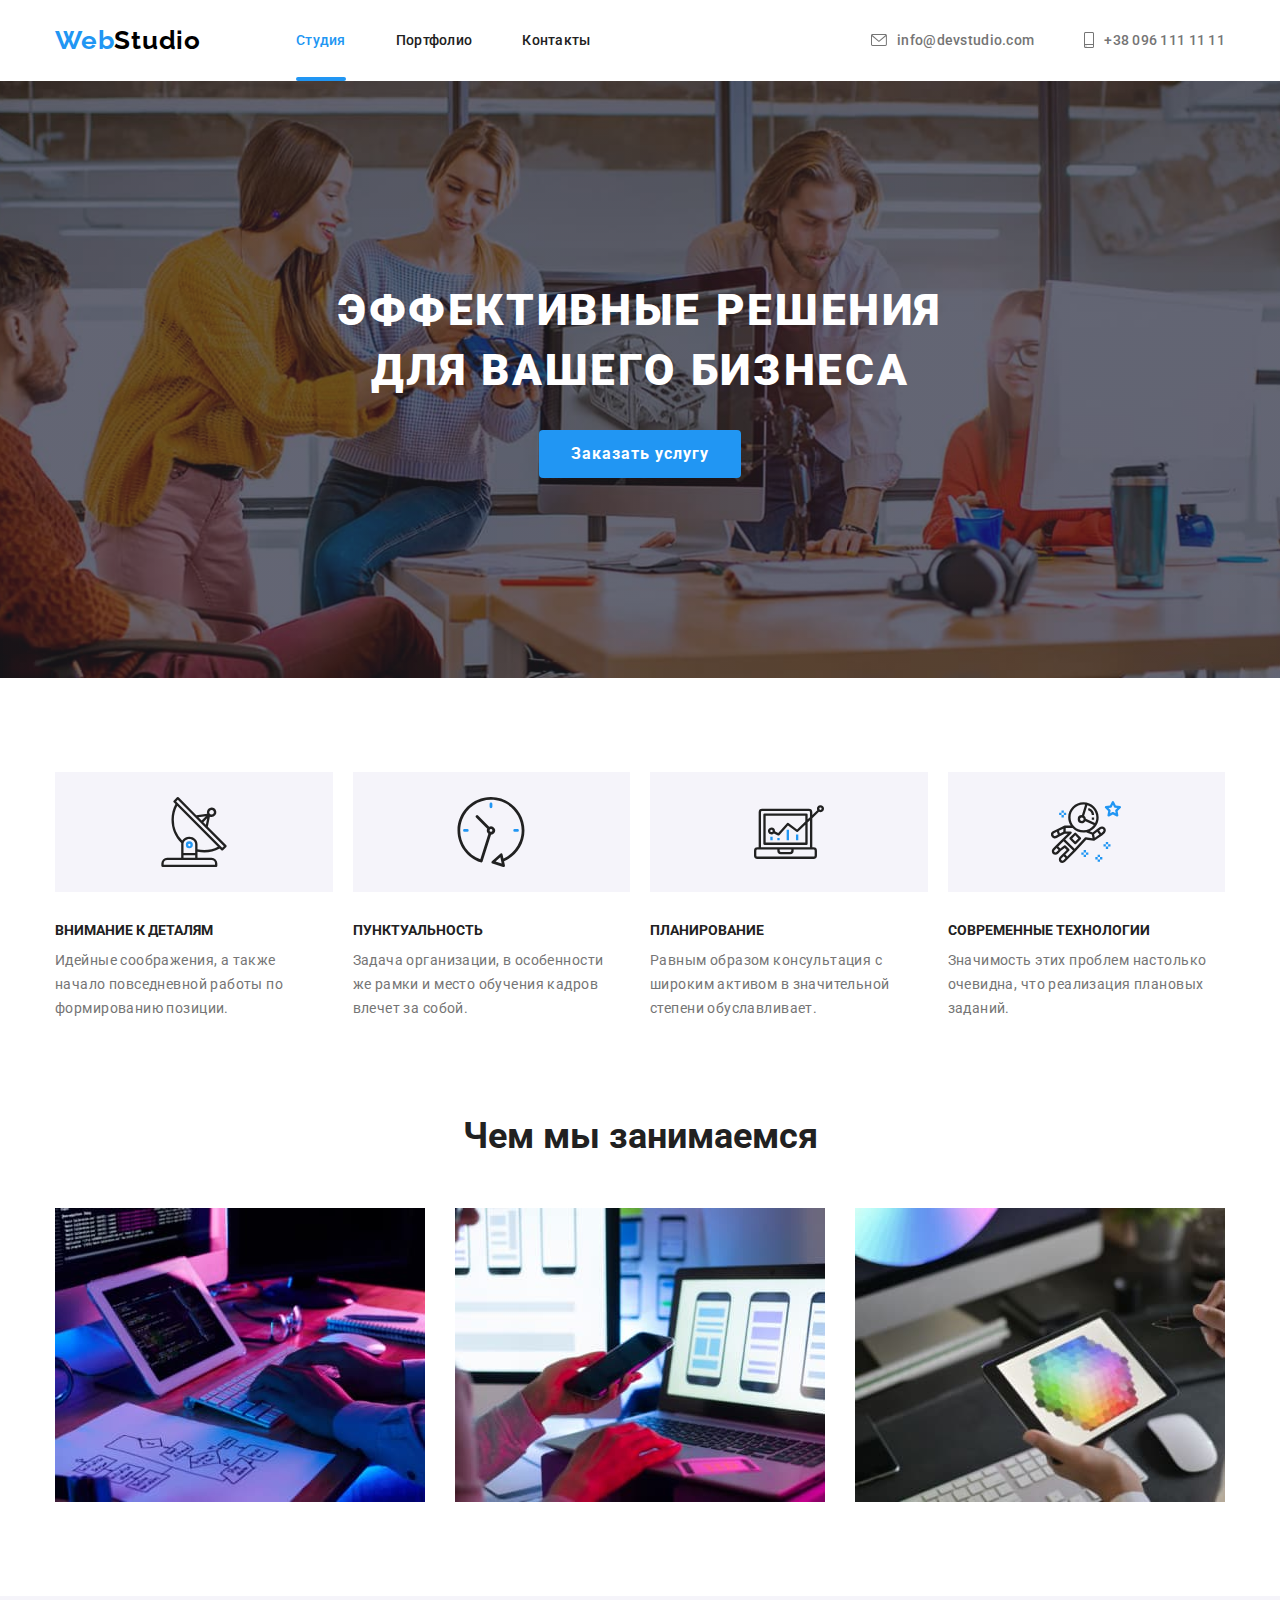
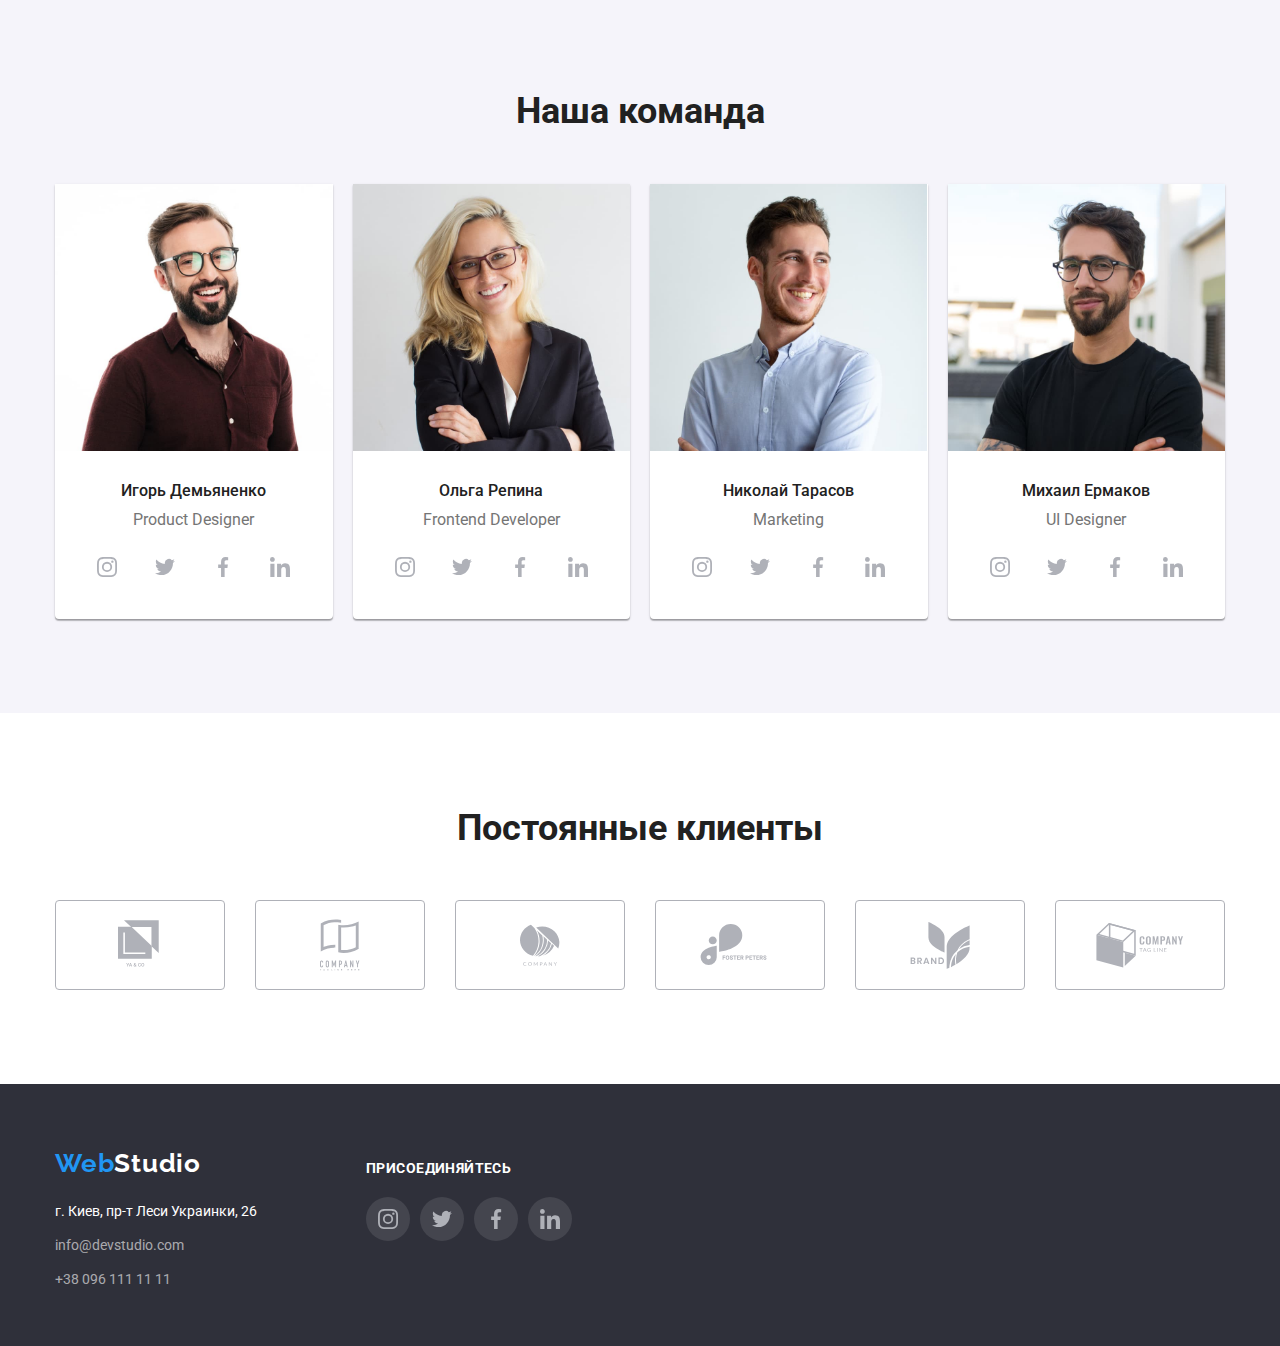
<file: index.html>
<!DOCTYPE html>
<html lang="ru">
<head>
    <meta charset="UTF-8">
    <meta name="viewport" content="width=device-width, initial-scale=1.0">
    <title>Студия</title>
    <link rel="preconnect" href="https://fonts.gstatic.com">
    <link rel="preconnect" href="https://fonts.gstatic.com">
    <link href="https://fonts.googleapis.com/css2?family=Raleway:wght@700&family=Roboto:wght@400;500;700&display=swap"
        rel="stylesheet">
    <link rel="stylesheet" href="https://cdnjs.cloudflare.com/ajax/libs/modern-normalize/0.2.0/modern-normalize.min.css">
    <link rel="stylesheet" href="./css/styles.css">
</head>
<body>
    <header>
        <div class="container head">
            <a href="#" class="logo">
              <span class="logo-first">Web</span>
              <span class="logo-second">Studio</span>
            </a>
            <nav>
                <ul class="link-list">
                    <li class="link-item">
                        <a href="#" class="link now">
                            Студия
                        </a>
                    </li>

                    <li class="link-item">
                        <a href="./porfolio.html" class="link">
                            Портфолио
                        </a>
                    </li>

                    <li class="link-item">
                        <a href="#" class="link">
                            Контакты
                        </a>
                    </li>
                </ul>
            </nav>      
            <ul class="connection-list">
                <li class="connection-item">
                    <a href="mailto:info@devstudio.com" class="connection">
                        <svg width="16" height="12" class="icon-connection">
                            <use href="./img/symbol-defs.svg#icon-envelope"></use>
                        </svg>
                        info@devstudio.com
                    </a>
                </li>

                <li class="connection-item">
                    <a href="tel:+380961111111" class="connection">
                        <svg width="10" height="16" class="icon-connection">
                            <use href="./img/symbol-defs.svg#icon-smartphone"></use>
                        </svg>
                        +38 096 111 11 11
                    </a>
                </li>
            </ul>
        </div>
  </header>
  <main>
        <section class="hero">             
                <h1 class="hero-title">
                  эффективные решения <br> для вашего бизнеса
                </h1>
                <button type="button" class="hero-link" data-modal-open>
                  Заказать услугу
                </button>
        </section>
        <section class="advantages">
            <div class="container">
                <ul class="advantages-list">
                    <li class="advantages-item">
                        <div class="icon-background">
                            <svg class="icon-radar">
                                <use href="./img/symbol-defs.svg#icon-radar"></use>
                            </svg>
                        </div>    
                        <h3 class="advantages-title">
                          внимание к деталям
                        </h3>
                        <p class="advantages-text">
                          Идейные соображения, а также <br> начало повседневной работы по формированию позиции.
                        </p>
                    </li>

                    <li class="advantages-item">
                        <div class="icon-background">
                            <svg class="icon-clock">
                                <use href="./img/symbol-defs.svg#icon-clock"></use>
                            </svg>
                        </div>    
                        <h3 class="advantages-title">
                            пунктуальность
                        </h3>
                        <p class="advantages-text">
                            Задача организации, в особенности <br> же рамки и место обучения кадров влечет за собой.
                        </p>
                    </li>

                    <li class="advantages-item">
                        <div class="icon-background">
                            <svg class="icon-clock">
                                <use href="./img/symbol-defs.svg#icon-diagram"></use>
                            </svg>
                        </div>
                        <h3 class="advantages-title">
                            планирование
                        </h3>
                        <p class="advantages-text">
                            Равным образом консультация с широким активом в значительной степени обуславливает.
                        </p>
                    </li>

                    <li class="advantages-item">
                        <div class="icon-background">
                            <svg class="icon-clock">
                                <use href="./img/symbol-defs.svg#icon-astronaut"></use>
                            </svg> 
                        </div>
                        <h3 class="advantages-title">
                            современные технологии
                        </h3>
                        <p class="advantages-text">
                            Значимость этих проблем настолько очевидна, что реализация плановых заданий.
                        </p>
                    </li>
                </ul>
            </div>
        </section>
        <section class="doing">
            <div class="container">
                <h2 class="doing-title">
                    Чем мы занимаемся
                </h2>
                <ul class="doing-list">
                    <li class="doing-item">
                        <img src="./img/img-2.1.jpg" alt="Pic1" class="doing-img">
                         <p class="doing-text">
                            десктопные приложения
                        </p>
                    </li>

                    <li class="doing-item">
                        <img src="./img/img-2.2.jpg" alt="Pic2" class="doing-img">
                        <p class="doing-text">
                            мобильные приложения
                        </p>    
                    </li>

                    <li class="doing-item">
                        <img src="./img/img-2.3.jpg" alt="Pic3" class="doing-img">
                        <p class="doing-text">
                            дизайнерские решения
                        </p>                        
                    </li>
                </ul>
            </div>
        </section>
        <section class="team">
            <div class="container">
                <h2 class="team-title">
                    Наша команда
                </h2>
                <ul class="team-list">
                    <li class="team-item">
                        <img src="./img/img-3.jpg" alt="ИгорьДемьяненко" class="team-photo">
                        <div class="team-text">
                            <h3 class="team-name">
                                Игорь Демьяненко
                            </h3>
                            <p class="team-prof">
                                Product Designer
                            </p>
                            <ul class="team-social">
                                <li>
                                    <a href="#" class="social-link">
                                        <svg class="icon-social" height="20" width="20">
                                            <use href="./img/symbol-defs.svg#icon-instagram"></use>
                                        </svg>
                                    </a>
                                </li>
                                
                                <li class="container-social">
                                    <a href="#" class="social-link">
                                        <svg class="icon-social" height="20" width="20">
                                            <use href="./img/symbol-defs.svg#icon-twitter"></use>
                                        </svg>
                                    </a>
                                </li>

                                <li class="container-social">
                                    <a href="#" class="social-link">
                                        <svg class="icon-social" height="20" width="20">
                                            <use href="./img/symbol-defs.svg#icon-facebook"></use>
                                        </svg>
                                    </a>
                                    
                                </li>
                                <li class="container-social">
                                    <a href="#" class="social-link">
                                        <svg class="icon-social" height="20" width="20">
                                        <use href="./img/symbol-defs.svg#icon-linkedin"></use>
                                    </svg>
                                    </a>
                                </li>
                            </ul>
                        </div>
                    </li>
                    
                    <li class="team-item">
                        <img src="./img/img-2.jpg" alt="ОльгаРепина" class="team-photo">
                        <div class="team-text">
                            <h3 class="team-name">
                                Ольга Репина
                            </h3>
                            <p class="team-prof">
                                Frontend Developer
                            </p>
                            <ul class="team-social">
                                <li>
                                    <a href="#" class="social-link">
                                        <svg class="icon-social" height="20" width="20">
                                            <use href="./img/symbol-defs.svg#icon-instagram"></use>
                                        </svg>
                                    </a>
                                </li>
                            
                                <li class="container-social">
                                    <a href="#" class="social-link">
                                        <svg class="icon-social" height="20" width="20">
                                            <use href="./img/symbol-defs.svg#icon-twitter"></use>
                                        </svg>
                                    </a>
                                </li>
                            
                                <li class="container-social">
                                    <a href="#" class="social-link">
                                        <svg class="icon-social" height="20" width="20">
                                            <use href="./img/symbol-defs.svg#icon-facebook"></use>
                                        </svg>
                                    </a>
                            
                                </li>
                                <li class="container-social">
                                    <a href="#" class="social-link">
                                        <svg class="icon-social" height="20" width="20">
                                            <use href="./img/symbol-defs.svg#icon-linkedin"></use>
                                        </svg>
                                    </a>
                                </li>
                            </ul>
                        </div>
                    </li>

                    <li class="team-item">
                        <img src="./img/img-1.jpg" alt="НиколайТарасов" class="team-photo">
                        <div class="team-text">
                            <h3 class="team-name">
                                Николай Тарасов
                            </h3>
                            <p class="team-prof">
                                Marketing
                            </p>
                            <ul class="team-social">
                                <li>
                                    <a href="#" class="social-link">
                                        <svg class="icon-social" height="20" width="20">
                                            <use href="./img/symbol-defs.svg#icon-instagram"></use>
                                        </svg>
                                    </a>
                                </li>
                            
                                <li class="container-social">
                                    <a href="#" class="social-link">
                                        <svg class="icon-social" height="20" width="20">
                                            <use href="./img/symbol-defs.svg#icon-twitter"></use>
                                        </svg>
                                    </a>
                                </li>
                            
                                <li class="container-social">
                                    <a href="#" class="social-link">
                                        <svg class="icon-social" height="20" width="20">
                                            <use href="./img/symbol-defs.svg#icon-facebook"></use>
                                        </svg>
                                    </a>
                            
                                </li>
                                <li class="container-social">
                                    <a href="#" class="social-link">
                                        <svg class="icon-social" height="20" width="20">
                                            <use href="./img/symbol-defs.svg#icon-linkedin"></use>
                                        </svg>
                                    </a>
                                </li>
                            </ul>
                        </div>
                    </li>
                    
                    <li class="team-item">
                        <img src="./img/img.jpg" alt="МихаилЕрмаков" class="team-photo">
                        <div class="team-text">
                            <h3 class="team-name">
                                Михаил Ермаков
                            </h3>
                            <p class="team-prof">
                                UI Designer
                            </p>
                            <ul class="team-social">
                                <li>
                                    <a href="#" class="social-link">
                                        <svg class="icon-social" height="20" width="20">
                                            <use href="./img/symbol-defs.svg#icon-instagram"></use>
                                        </svg>
                                    </a>
                                </li>
                            
                                <li class="container-social">
                                    <a href="#" class="social-link">
                                        <svg class="icon-social" height="20" width="20">
                                            <use href="./img/symbol-defs.svg#icon-twitter"></use>
                                        </svg>
                                    </a>
                                </li>
                            
                                <li class="container-social">
                                    <a href="#" class="social-link">
                                        <svg class="icon-social" height="20" width="20">
                                            <use href="./img/symbol-defs.svg#icon-facebook"></use>
                                        </svg>
                                    </a>
                            
                                </li>
                                <li class="container-social">
                                    <a href="#" class="social-link">
                                        <svg class="icon-social" height="20" width="20">
                                            <use href="./img/symbol-defs.svg#icon-linkedin"></use>
                                        </svg>
                                    </a>
                                </li>
                            </ul>
                        </div>
                    </li>
                </ul>
            </div>
        </section>
        <section>
            <div class="container client">
                <h2 class="client-title">Постоянные клиенты</h2>
                <ul class="client-list">
                    <li class="client-item">
                        <a href="#" class="client-link">
                            <svg width="45" height="50" class="client-icon">
                                <use href="./img/symbol-defs.svg#icon-logo-1"></use>
                            </svg>
                        </a>
                    </li>
                    <li class="client-item">
                        <a href="#" class="client-link">
                            <svg width="40" height="52" class="client-icon">
                                <use href="./img/symbol-defs.svg#icon-logo-2"></use>
                            </svg>
                        </a>
                    </li>
                    <li class="client-item">
                        <a href="#" class="client-link">
                            <svg width="40" height="43" class="client-icon">
                                <use href="./img/symbol-defs.svg#icon-logo-3"></use>
                            </svg>
                        </a>
                    </li>
                    <li class="client-item">
                        <a href="#" class="client-link">
                            <svg width="80" height="42" class="client-icon">
                                <use href="./img/symbol-defs.svg#icon-logo-4"></use>
                            </svg>
                        </a>
                    </li>
                    <li class="client-item">
                        <a href="#" class="client-link">
                            <svg width="60" height="47" class="client-icon">
                                <use href="./img/symbol-defs.svg#icon-logo-5"></use>
                            </svg>
                        </a>
                    </li>
                    <li class="client-item">
                        <a href="#" class="client-link">
                            <svg width="90" height="45" class="client-icon">
                                <use href="./img/symbol-defs.svg#icon-logo-6"></use>
                            </svg>
                        </a>
                    </li>
                </ul>
            </div>
        </section>
    </main>
    <footer class="footer">
        <div class="container">
            <div>

                <a href="#" target="_blank" class="logo">
                    <span class="logo-first">Web</span>
                    <span class="logo-third">Studio</span>
                </a>
                <address class="address">
                    <p class="address-bottom">
                        г. Киев, пр-т Леси Украинки, 26
                    </p>
                    <ul class="address-list">
                        <li class="address-item">
                            <a href="mailto:info@devstudio.com" class="footer-connection">
                                info@devstudio.com
                            </a>
                        </li>
                        
                        <li class="address-item">
                            <a href="tel:+380961111111" class="footer-connection">
                                +38 096 111 11 11
                            </a>
                        </li>
                    </ul>
                </address>
            </div>
            <div class="footer-side">
                <h2 class="footer-title">присоединяйтесь</h2>
                <ul class="footer-social">
                    <li class="foot-item">
                        <a href="#" class="social-link foot">
                            <svg class="footer-icon" width="20" height="20">
                                <use href="./img/symbol-defs.svg#icon-instagram"></use>
                            </svg>
                        </a>
                    </li>
                    
                    <li class="foot-item">
                        <a href="#" class="social-link foot">
                            <svg class="footer-icon" width="20" height="20">
                                <use href="./img/symbol-defs.svg#icon-twitter"></use>
                            </svg>
                        </a>
                    </li>
                    
                    <li class="foot-item">
                        <a href="#" class="social-link foot">
                            <svg class="footer-icon" width="20" height="20">
                                <use href="./img/symbol-defs.svg#icon-facebook"></use>
                            </svg>
                        </a>
                    </li>
                    
                    <li class="foot-item">
                        <a href="#" class="social-link foot">
                            <svg class="footer-icon" width="20" height="20">
                                <use href="./img/symbol-defs.svg#icon-linkedin"></use>
                            </svg>
                        </a>
                    </li>
                </ul>
            </div>
        </div>
    </footer>
    <div class="backdrop is-hidden" data-modal>
        <div class="modal">
            <button class="modal-btn" data-modal-close>
                <svg class="modal-icon" width="30px" height="30px">
                    <use href="./img/symbol-defs.svg#icon-close"></use>
                </svg>
            </button>
        </div>
    </div>
    <script src="./js/modal.js"></script>
</body>
</html>
</file>
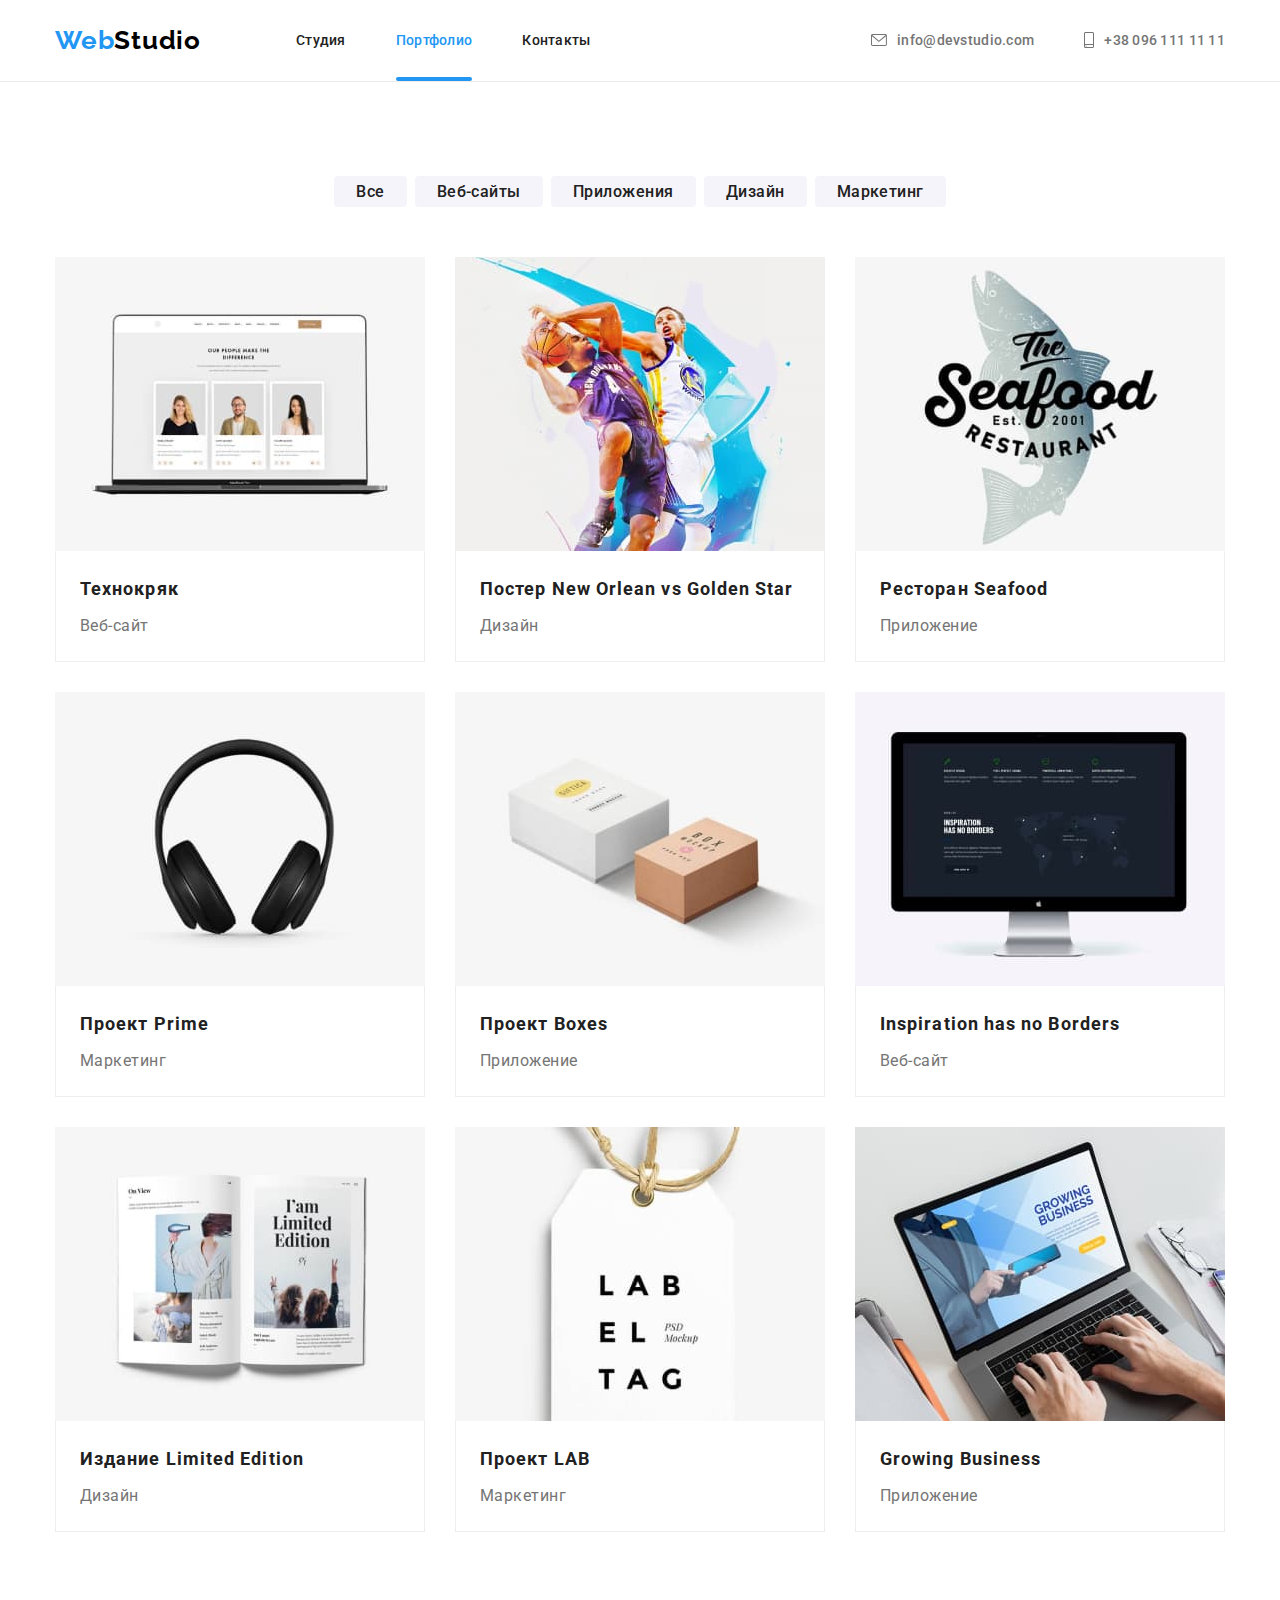
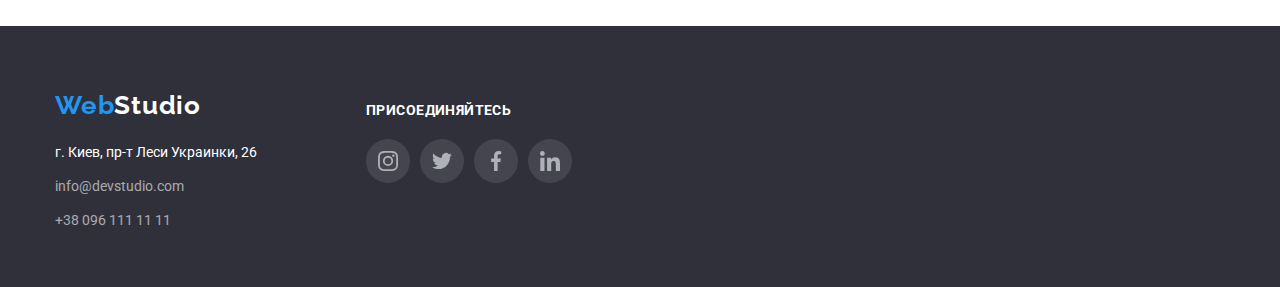
<file: porfolio.html>
<!DOCTYPE html>
<html lang="ru">

<head>
    <meta charset="UTF-8">
    <meta name="viewport" content="width=device-width, initial-scale=1.0">
    <title>Портфолио</title>
    <link rel="preconnect" href="https://fonts.gstatic.com">
    <link rel="preconnect" href="https://fonts.gstatic.com">
    <link href="https://fonts.googleapis.com/css2?family=Raleway:wght@700&family=Roboto:wght@400;500;700&display=swap"
        rel="stylesheet">
    <link rel="stylesheet" href="https://cdnjs.cloudflare.com/ajax/libs/modern-normalize/0.2.0/modern-normalize.min.css">
    <link rel="stylesheet" href="./css/styles.css">
</head>
<body>
    <header class="header">
        <div class="container head">
            <a href="#" class="logo">
                <span class="logo-first">Web</span>
                <span class="logo-second">Studio</span>
            </a>
            <nav>
                <ul class="link-list">
                    <li class="link-item">
                        <a href="./index.html" class="link">
                            Студия
                        </a>
                    </li>

                    <li class="link-item">
                        <a href="#" class="link now">
                            Портфолио
                        </a>
                    </li>

                    <li class="link-item">
                        <a href="#" class="link">
                            Контакты
                        </a>
                    </li>
                </ul>
            </nav>
            <ul class="connection-list">
                <li class="connection-item">
                    <a href="mailto:info@devstudio.com" class="connection">
                        <svg width="16" height="12" class="icon-connection">
                            <use href="./img/symbol-defs.svg#icon-envelope"></use>
                        </svg>
                        info@devstudio.com
                    </a>
                </li>
            
                <li class="connection-item">
                    <a href="tel:+380961111111" class="connection">
                        <svg width="10" height="16" class="icon-connection">
                            <use href="./img/symbol-defs.svg#icon-smartphone"></use>
                        </svg>
                        +38 096 111 11 11
                    </a>
                </li>
            </ul>
        </div>
    </header>
    <main>
        <div class="container main">            
            <h1 class="visually-hidden">Portfolio</h1>
            <h2 class="visually-hidden">Our Works</h2>
            <ul class="filter">
                <li  class="filter-item">
                    <button type="button" class="filter-btn">
                        Все
                    </button>
                </li>

                <li class="filter-item">
                    <button type="button" class="filter-btn">
                        Веб-сайты
                    </button>
                </li>

                <li class="filter-item">
                    <button type="button" class="filter-btn">
                        Приложения
                    </button>
                </li>

                <li class="filter-item">
                <button type="button" class="filter-btn">
                    Дизайн
                </button>
                </li>

                <li class="filter-item">
                    <button type="button" class="filter-btn">
                        Маркетинг
                    </button>
                </li>
            </ul>
            <ul class="cards">
                <li class="cards-item">
                    <a href="#" class="cards-link">
                        <div class="thumb">
                            <img src="./img/img-3.1.jpg" alt="Технокряк" class="cards-img">
                            <p class="thumb-text">
                                Технокряк это современная площадка распространения коронавируса. Компании используют эту платформу для цифрового
                                шпионажа и атак на защищённые сервера конкурентов.
                            </p>
                        </div>
                        <div class="cards-article">
                            <h3 class="cards-title">
                                Технокряк
                            </h3>
                            <p class="cards-filter">
                                Веб-сайт
                            </p>
                        </div>
                    </a>
                </li>

                <li class="cards-item">
                    <a href="#" class="cards-link">
                        <div class="thumb">
                            <img src="./img/img-3.2.jpg" alt="Постер New Orlean vs Golden Star" class="cards-img">
                            <p class="thumb-text">
                                Lorem, ipsum dolor sit amet consectetur adipisicing elit. Mollitia tenetur tempora alias, corporis facere debitis esse doloremque ratione vero iste.
                            </p>
                        </div>
                        <div class="cards-article">
                            <h3 class="cards-title">
                                Постер New Orlean vs Golden Star
                            </h3>
                            <p class="cards-filter">
                                Дизайн
                            </p>
                        </div>
                    </a>
                </li>

                <li class="cards-item">
                    <a href="#" class="cards-link">
                        <div class="thumb">
                            <img src="./img/img-3.3.jpg" alt="Ресторан Seafood" class="cards-img">
                            <p class="thumb-text">
                                Lorem, ipsum dolor sit amet consectetur adipisicing elit. Mollitia tenetur tempora alias, corporis facere debitis
                                esse doloremque ratione vero iste.
                            </p>
                        </div>
                        <div class="cards-article">
                            <h3 class="cards-title">
                                Ресторан Seafood
                            </h3>
                            <p class="cards-filter">
                                Приложение
                            </p>
                        </div>
                    </a>
                </li>

                <li class="cards-item">
                    <a href="#" class="cards-link">
                        <div class="thumb">
                            <img src="./img/img-3.4.jpg" alt="Проект Prime" class="cards-img">
                            <p class="thumb-text">
                                Lorem, ipsum dolor sit amet consectetur adipisicing elit. Mollitia tenetur tempora alias, corporis facere debitis
                                esse doloremque ratione vero iste.
                            </p>
                        </div>
                        <div class="cards-article">
                            <h3 class="cards-title">
                                Проект Prime
                            </h3>
                            <p class="cards-filter">
                                Маркетинг
                            </p>
                        </div>
                    </a>
                </li>

                <li class="cards-item">
                    <a href="#" class="cards-link">
                        <div class="thumb">
                            <img src="./img/img-3.5.jpg" alt="Проект Boxes" class="cards-img">
                            <p class="thumb-text">
                                Lorem, ipsum dolor sit amet consectetur adipisicing elit. Mollitia tenetur tempora alias, corporis facere debitis
                                esse doloremque ratione vero iste.
                            </p>
                        </div>
                        <div class="cards-article">
                            <h3 class="cards-title">
                                Проект Boxes
                            </h3>
                            <p class="cards-filter">
                                Приложение
                            </p>
                        </div>
                    </a>
                </li>

                <li class="cards-item">
                    <a href="#" class="cards-link">
                        <div class="thumb">
                            <img src="./img/img-3.6.jpg" alt="Inspiration has no Borders" class="cards-img">
                            <p class="thumb-text">
                                Lorem, ipsum dolor sit amet consectetur adipisicing elit. Mollitia tenetur tempora alias, corporis facere debitis
                                esse doloremque ratione vero iste.
                            </p>
                        </div>
                        <div class="cards-article">
                            <h3 class="cards-title">
                                Inspiration has no Borders
                            </h3>
                            <p class="cards-filter">
                                Веб-сайт
                            </p>
                        </div>
                    </a>
                </li>

                <li class="cards-item">
                    <a href="#" class="cards-link">
                        <div class="thumb">
                            <img src="./img/img-3.7.jpg" alt="Издание Limited Edition" class="cards-img">
                            <p class="thumb-text">
                                Lorem, ipsum dolor sit amet consectetur adipisicing elit. Mollitia tenetur tempora alias, corporis facere debitis
                                esse doloremque ratione vero iste.
                            </p>
                        </div>
                        <div class="cards-article">
                            <h3 class="cards-title">
                                Издание Limited Edition
                            </h3>
                            <p class="cards-filter">
                                Дизайн
                            </p>
                        </div>
                    </a>
                </li>

                <li class="cards-item">
                    <a href="#" class="cards-link">
                        <div class="thumb">
                            <img src="./img/img-3.8.jpg" alt="Проект LAB" class="cards-img">
                            <p class="thumb-text">
                                Lorem, ipsum dolor sit amet consectetur adipisicing elit. Mollitia tenetur tempora alias, corporis facere debitis
                                esse doloremque ratione vero iste.
                            </p>
                        </div>
                        <div class="cards-article">
                            <h3 class="cards-title">
                                Проект LAB
                            </h3>
                            <p class="cards-filter">
                                Маркетинг
                            </p>
                        </div>
                    </a>
                </li>

                <li class="cards-item">
                    <a href="#" class="cards-link">
                        <div class="thumb">
                            <img src="./img/img-3.9.jpg" alt="Growing Business" class="cards-img">
                            <p class="thumb-text">
                                Lorem, ipsum dolor sit amet consectetur adipisicing elit. Mollitia tenetur tempora alias, corporis facere debitis
                                esse doloremque ratione vero iste.
                            </p>
                        </div>
                        <div class="cards-article">
                            <h3 class="cards-title">
                                Growing Business
                            </h3>
                            <p class="cards-filter">
                                Приложение
                            </p>
                        </div>
                    </a>
                </li>
            </ul>
        </div>
    </main>
    <footer class="footer">
        <div class="container">
            <div>
    
                <a href="#" target="_blank" class="logo">
                    <span class="logo-first">Web</span>
                    <span class="logo-third">Studio</span>
                </a>
                <address class="address">
                    <p class="address-bottom">
                        г. Киев, пр-т Леси Украинки, 26
                    </p>
                    <ul class="address-list">
                        <li class="address-item">
                            <a href="mailto:info@devstudio.com" class="footer-connection">
                                info@devstudio.com
                            </a>
                        </li>
    
                        <li class="address-item">
                            <a href="tel:+380961111111" class="footer-connection">
                                +38 096 111 11 11
                            </a>
                        </li>
                    </ul>
                </address>
            </div>
            <div class="footer-side">
                <h2 class="footer-title">присоединяйтесь</h2>
                <ul class="footer-social">
                    <li class="foot-item">
                        <a href="#" class="social-link foot">
                            <svg class="footer-icon" width="20" height="20">
                                <use href="./img/symbol-defs.svg#icon-instagram"></use>
                            </svg>
                        </a>
                    </li>
    
                    <li class="foot-item">
                        <a href="#" class="social-link foot">
                            <svg class="footer-icon" width="20" height="20">
                                <use href="./img/symbol-defs.svg#icon-twitter"></use>
                            </svg>
                        </a>
                    </li>
    
                    <li class="foot-item">
                        <a href="#" class="social-link foot">
                            <svg class="footer-icon" width="20" height="20">
                                <use href="./img/symbol-defs.svg#icon-facebook"></use>
                            </svg>
                        </a>
                    </li>
    
                    <li class="foot-item">
                        <a href="#" class="social-link foot">
                            <svg class="footer-icon" width="20" height="20">
                                <use href="./img/symbol-defs.svg#icon-linkedin"></use>
                            </svg>
                        </a>
                    </li>
                </ul>
            </div>
        </div>
    </footer>
</body>
</html>
</file>
<file: css/styles.css>
:root {
  --primary-color-text: rgba(117, 117, 117, 1);
  --secondary-color-text: rgba(33, 33, 33, 1);
  --footer-color-text: rgba(255, 255, 255, 0.6);
  --accent-color: rgba(33, 150, 243, 1);
  --primary-bcg-color: rgba(255, 255, 255, 1);
  --secondary-bcg-color: #2f303a;
  --third-bcg-color: rgba(245, 244, 250, 1);
  --primary-button-color: #f5f4fa;

  --black: rgba(0, 0, 0, 1);
  --white: rgba(255, 255, 255, 1);

  --element-gap: 20px;
  --cards-gap: 30px;
}

.visually-hidden {
  position: absolute;
  width: 1px;
  height: 1px;
  margin: -1px;
  border: 0;
  padding: 0;
  white-space: nowrap;
  clip-path: inset(100%);
  clip: rect(0 0 0 0);
  overflow: hidden;
}

body {
  background-color: var(--white);
  color: var(--primary-color-text);
  font-family: 'Raleway', 'Roboto', sans-serif;
}

h1,
h2,
h3,
h4,
h5,
h6,
p {
  margin: 0;
}

ul {
  list-style: none;
  margin: 0;
  padding: 0;
}

a {
  text-decoration: none;
}

img {
  display: block;
  max-width: 100%;
}

.logo-first {
  color: var(--accent-color);
}

.logo-second {
  color: var(--black);
}

.logo-third {
  color: var(--white);
}

.logo {
  margin-right: 95px;
  display: flex;

  font-family: Raleway, sans-serif;
  font-style: normal;
  font-weight: bold;
  font-size: 26px;
  line-height: 1.2;
  letter-spacing: 0.03em;
}

/* index.html */

.container {
  width: 1200px;
  padding-left: 15px;
  padding-right: 15px;
  margin-right: auto;
  margin-left: auto;
}

/* Header */

.container.head {
  display: flex;
  align-items: center;
}

.header {
  border-bottom: 1px solid rgba(236, 236, 236, 1);
}

.link {
  display: block;

  padding-top: 32px;
  padding-bottom: 32px;

  color: var(--secondary-color-text);
  font-family: Roboto, sans-serif;
  font-style: normal;
  font-weight: 500;
  font-size: 14px;
  line-height: 1.2;
  letter-spacing: 0.02em;
  transition: color 250ms cubic-bezier(0.4, 0, 0.2, 1);
}

.link::after {
  content: '';
  position: absolute;
  bottom: 0;
  left: 0;

  width: 100%;
  height: 4px;

  border-radius: 2px;
  opacity: 0;
  background-color: var(--accent-color);
}

.link:hover::after,
.link:focus::after,
.link.now::after {
  content: '';
  position: absolute;
  bottom: 0;
  left: 0;

  width: 100%;
  height: 4px;

  border-radius: 2px;
  opacity: 1;
  background-color: var(--accent-color);
  transition: opacity 250ms cubic-bezier(0.4, 0, 0.2, 1);
}

.link-item {
  position: relative;
}

.link-item:not(:last-child) {
  margin-right: 50px;
}

.link.now {
  color: var(--accent-color);
}

.link-list {
  display: flex;
}

.connection {
  display: flex;
  align-items: center;

  color: var(--primary-color-text);
  font-family: Roboto, sans-serif;
  font-style: normal;
  font-weight: 500;
  font-size: 14px;
  line-height: 1.2;
  letter-spacing: 0.02em;
  fill: var(--primary-color-text);
  transition: color 250ms cubic-bezier(0.4, 0, 0.2, 1);
}

.connection-item:not(:last-child) {
  margin-right: 50px;
}

.connection:hover,
.link:hover,
.connection:focus,
.link:focus {
  color: var(--accent-color);
  fill: var(--accent-color);
  outline: none;
}

.connection-list {
  display: flex;
  margin-left: auto;
}

.icon-connection {
  margin-right: 10px;
}

/* Hero */

.hero {
  margin-left: auto;
  margin-right: auto;
  padding-top: 200px;
  padding-bottom: 200px;

  text-align: center;
  background-color: var(--secondary-bcg-color);
  background-image: linear-gradient(
      to top,
      rgba(47, 48, 58, 0.4),
      rgba(47, 48, 58, 0.4)
    ),
    url(../img/hero-img.jpg);
  background-repeat: no-repeat;
  background-size: cover;
  background-position: center;
  max-width: 1600px;
}

.hero-title {
  color: white;
  text-transform: uppercase;
  font-family: Roboto, sans-serif;
  font-style: normal;
  font-weight: 900;
  font-size: 44px;
  line-height: 1.36;
  letter-spacing: 0.06em;
}

.hero-link {
  margin-top: 30px;
  border-radius: 4px;
  border: transparent;
  padding-top: 10px;
  padding-bottom: 10px;
  padding-left: 32px;
  padding-right: 32px;

  background: var(--accent-color);
  transition: background-color 250ms cubic-bezier(0.4, 0, 0.2, 1),
    color 250ms cubic-bezier(0.4, 0, 0.2, 1);
  color: white;
  font-family: Roboto, sans-serif;
  font-style: normal;
  font-weight: bold;
  font-size: 16px;
  line-height: 1.75;
  letter-spacing: 0.06em;
  cursor: pointer;
}

.hero-link:hover,
.hero-link:focus {
  background: var(--third-bcg-color);
  color: var(--secondary-bcg-color);
  outline: none;
}

/* Adventages/Doing */

.advantages-title,
.doing-title,
.client-title,
.link {
  color: var(--secondary-color-text);
}

.advantages-title {
  margin-top: 30px;

  font-family: Roboto, sans-serif;
  font-style: normal;
  font-weight: bold;
  font-size: 14px;
  line-height: 1.2;
  text-transform: uppercase;
}

.advantages-text {
  margin-top: 10px;

  font-family: Roboto, sans-serif;
  font-style: normal;
  font-weight: normal;
  font-size: 14px;
  line-height: 1.714;
  letter-spacing: 0.03em;
}

.advantages {
  padding-top: 94px;
  padding-bottom: 94px;
}

.doing {
  padding-bottom: 94px;
  text-align: center;
}

.advantages-list,
.doing-list {
  margin-left: calc(-1 * var(--element-gap));

  display: flex;
  flex-wrap: wrap;
}

.icon-background {
  display: flex;
  align-items: center;
  justify-content: center;

  height: 120px;

  background-color: var(--third-bcg-color);
}

.icon-radar,
.icon-clock,
.icon-diagram,
.icon-astonaut {
  display: block;

  height: 70px;
  width: 70px;
}

.doing-list {
  margin-top: 50px;
  justify-content: space-between;
}

.advantages-item {
  margin-left: var(--element-gap);
  flex-basis: calc(100% / 4 - var(--element-gap));
}

.doing-item {
  position: relative;

  margin-left: var(--element-gap);
  flex-basis: cllc(100%/3 - var(--element-gap));

  overflow: hidden;
}

.doing-title,
.team-title,
.client-title {
  font-family: Roboto, sans-serif;
  font-style: normal;
  font-weight: bold;
  font-size: 36px;
  line-height: 1.2;
}

.doing-item:hover .doing-text {
  transform: translatey(0);
}

.doing-text {
  position: absolute;
  bottom: 0;

  width: 100%;
  height: 23.5%;

  padding-top: 27px;
  padding-bottom: 27px;

  transform: translatey(100%);
  transition: transform 250ms cubic-bezier(0.4, 0, 0.2, 1);

  font-family: Roboto, sans-serif;
  font-style: normal;
  font-weight: bold;
  font-size: 14px;
  line-height: 1.2;
  text-align: center;
  letter-spacing: 0.03em;
  text-transform: uppercase;
  color: var(--white);
  background-color: rgba(47, 48, 58, 0.8);
}

/* Team */

.team {
  padding-top: 94px;
  padding-bottom: 94px;

  background: var(--third-bcg-color);
  text-align: center;
}

.team-list {
  margin-top: 50px;
  margin-left: calc(-1 * var(--element-gap));

  display: flex;
  flex-wrap: wrap;
}

.team-item {
  margin-left: var(--element-gap);
  border-radius: 0px 0px 4px 4px;
  box-shadow: 0px 1px 3px rgba(0, 0, 0, 0.12), 0px 1px 1px rgba(0, 0, 0, 0.14),
    0px 2px 1px rgba(0, 0, 0, 0.2);

  flex-basis: calc(100% / 4 - var(--element-gap));

  background: var(--primary-bcg-color);
}

.team-text {
  padding-top: 30px;
  padding-bottom: 30px;
  padding-left: 30px;
  padding-right: 30px;
}

.team-title,
.team-name {
  color: var(--secondary-color-text);
}

.team-name {
  font-family: Roboto, sans-serif;
  font-style: normal;
  font-weight: 500;
  font-size: 16px;
  line-height: 1.2;
}

.team-prof {
  margin-top: 10px;

  font-family: Roboto, sans-serif;
  font-style: normal;
  font-weight: normal;
  font-size: 16px;
  line-height: 1.2;
}

.team-social {
  display: flex;
  justify-content: space-between;

  margin-top: 16px;
}

.container-social {
  height: 44px;
  width: 44px;
}

.social-link {
  display: flex;

  border-radius: 50px;
  padding: 12px;
  fill: rgba(175, 177, 184, 1);
  transition: fill 250ms cubic-bezier(0.4, 0, 0.2, 1),
    background-color 250ms cubic-bezier(0.4, 0, 0.2, 1);
}

.social-link:hover,
.social-link:focus {
  background-color: var(--accent-color);
  fill: var(--white);
  outline: none;
}

.container.client {
  padding-top: 94px;
  padding-bottom: 94px;
  text-align: center;
}

.client-list {
  display: flex;
  justify-content: space-between;

  margin-top: 50px;
}

.client-item:hover {
  fill: var(--accent-color);
  border-color: var(--accent-color);
}

.client-link {
  display: flex;
  justify-content: center;
  align-items: center;

  width: 170px;
  height: 90px;

  border: 1px solid rgba(175, 177, 184, 1);
  border-radius: 4px;

  fill: rgba(175, 177, 184, 1);

  transition: fill 250ms cubic-bezier(0.4, 0, 0.2, 1),
    background-color 250ms cubic-bezier(0.4, 0, 0.2, 1);
}

.client-link:hover,
.client-link:focus {
  fill: var(--accent-color);
  border-color: var(--accent-color);
  outline: none;
}

/* Footer */

.footer .container {
  display: flex;
}

.footer {
  padding-top: 64px;
  padding-bottom: 54px;

  background: var(--secondary-bcg-color);
}

.footer-connection {
  color: var(--footer-color-text);
  font-family: Roboto, sans-serif;
  font-style: normal;
  font-weight: normal;
  font-size: 14px;
  line-height: 1.714;
  transition: color 250ms cubic-bezier(0.4, 0, 0.2, 1);
}

.footer-connection:hover,
.footer-connection:focus {
  color: var(--accent-color);
  outline: none;
}

.address {
  margin-top: 20px;

  color: white;
  font-family: Roboto, sans-serif;
  font-style: normal;
  font-weight: normal;
  font-size: 14px;
  line-height: 1.714;
}

.address-list,
.address-item:not(:first-child) {
  margin-top: 10px;
}

.footer-side {
  display: inline-block;
  margin-left: 70px;
}

.footer-title {
  margin-top: 12px;

  color: var(--white);
  font-family: Roboto, sans-serif;
  font-style: normal;
  font-weight: bold;
  font-size: 14px;
  line-height: 1.2;
  letter-spacing: 0.03em;
  text-transform: uppercase;
}

.footer-social {
  display: flex;
  margin-top: 20px;
}

.social-link.foot {
  background-color: rgba(255, 255, 255, 0.1);
}

.foot-item:not(:last-child) {
  margin-right: 10px;
}

.social-link.foot:hover,
.social-link.foot:focus {
  background-color: var(--accent-color);
  outline: none;
}

/* backdrop/modal window */

.backdrop {
  position: fixed;
  top: 0;
  left: 0;

  width: 100%;
  height: 100%;

  background-color: rgba(0, 0, 0, 0.2);
}

.backdrop.is-hidden {
  opacity: 0;
  pointer-events: none;
}

.modal {
  position: absolute;
  top: 50%;
  left: 50%;
  transform: translate(-50%, -50%) scale(1);
  transition: transform 250ms cubic-bezier(0.075, 0.82, 0.165, 1);

  min-height: 580px;
  min-width: 530px;

  border-radius: 4px;

  background-color: var(--white);
  box-shadow: 0px 1px 3px rgba(0, 0, 0, 0.12), 0px 1px 1px rgba(0, 0, 0, 0.14),
    0px 2px 1px rgba(0, 0, 0, 0.2);
}

.backdrop.is-hidden .modal {
  transform: translate(-150%, -50%) scale(0.5);
}

.modal-btn {
  position: absolute;
  top: 8px;
  right: 8px;

  display: flex;

  border-radius: 50px;
  border: rgba(0, 0, 0, 0.1) 1px solid;
  padding: 0;

  background-color: var(--white);
  outline: transparent;
  cursor: pointer;
}

/* portfolio.html */

.container.main {
  padding-top: 94px;
  padding-bottom: 94px;
}

/* Filter */

.filter {
  display: flex;
  justify-content: center;

  margin-bottom: 50px;
}

.filter-item:not(:last-child) {
  margin-right: 8px;
}

.filter-btn {
  border-radius: 4px;
  border: transparent;
  padding-top: 6px;
  padding-bottom: 6px;
  padding-left: 22px;
  padding-right: 22px;

  background: var(--primary-button-color);
  color: var(--secondary-color-text);
  font-family: Roboto, sans-serif;
  font-style: normal;
  font-weight: 500;
  font-size: 16px;
  line-height: 1.2;
  letter-spacing: 0.03em;
  cursor: pointer;
  transition: color 250ms cubic-bezier(0.4, 0, 0.2, 1),
    background-color 250ms cubic-bezier(0.4, 0, 0.2, 1);
}

.filter-btn:hover,
.filter-btn:focus {
  background: var(--accent-color);
  color: white;
  box-shadow: 0px 3px 1px rgba(0, 0, 0, 0.1), 0px 1px 2px rgba(0, 0, 0, 0.08),
    0px 2px 2px rgba(0, 0, 0, 0.12);
  outline: none;
}

/* Cards */

.cards {
  margin-top: calc(-1 * var(--cards-gap));
  margin-left: calc(-1 * var(--cards-gap));

  display: flex;
  flex-wrap: wrap;
}

.cards-item {
  overflow: hidden;

  margin-top: var(--cards-gap);
  margin-left: var(--cards-gap);
  flex-basis: calc(100% / 3 - var(--cards-gap));
}

.cards-item:hover {
  box-shadow: 0px 1px 1px rgba(0, 0, 0, 0.12), 0px 4px 4px rgba(0, 0, 0, 0.06),
    1px 4px 6px rgba(0, 0, 0, 0.16);
}

.cards-title {
  margin-bottom: 4px;

  color: var(--secondary-color-text);
  font-family: Roboto, sans-serif;
  font-style: normal;
  font-weight: bold;
  font-size: 18px;
  line-height: 2;
  letter-spacing: 0.06em;
}

.cards-filter {
  color: var(--primary-color-text);
  font-family: Roboto, sans-serif;
  font-style: normal;
  font-weight: normal;
  font-size: 16px;
  line-height: 1.875;
  letter-spacing: 0.03em;
}

.cards-article {
  border-left: 1px solid rgba(238, 238, 238, 1);
  border-right: 1px solid rgba(238, 238, 238, 1);
  border-bottom: 1px solid rgba(238, 238, 238, 1);
  padding-top: 20px;
  padding-bottom: 20px;
  padding-left: 24px;
  padding-right: 24px;
}

.thumb {
  position: relative;
  overflow: hidden;
}

.cards-item:hover .thumb-text,
.cards-link:focus .thumb-text {
  transform: translatey(0);
}

.thumb-text {
  position: absolute;
  top: 0;
  left: 0;

  height: 100%;
  width: 100%;

  padding: 63px 24px;

  transform: translatey(100%);
  transition: transform 250ms cubic-bezier(0.4, 0, 0.2, 1);

  font-family: Roboto, sans-serif;
  font-style: normal;
  font-weight: normal;
  font-size: 18px;
  line-height: 1.55;
  letter-spacing: 0.03em;
  color: var(--white);
  background-color: rgba(33, 150, 243, 0.9);
}
</file>
